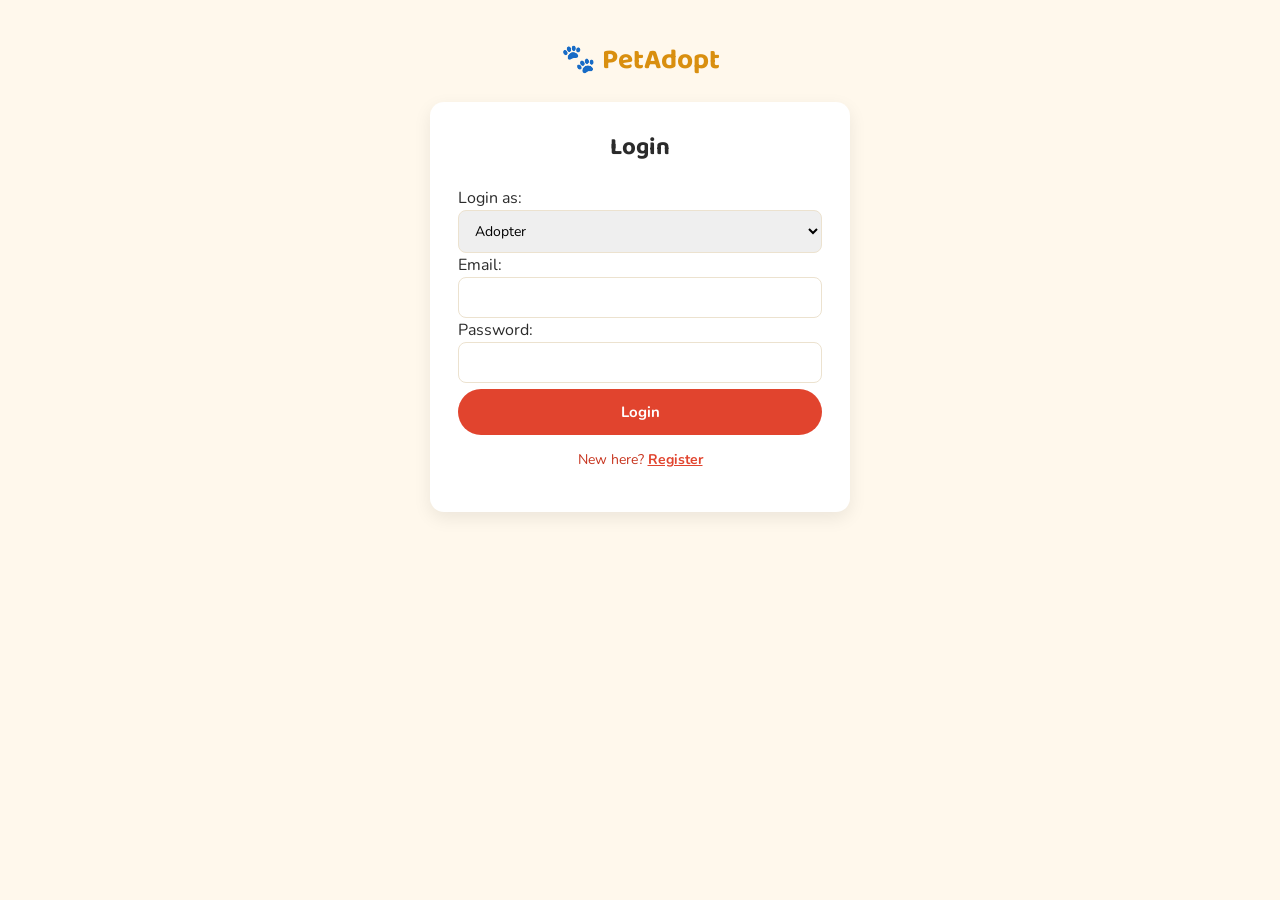
<file: app/frontend/add-pet.html>
<!DOCTYPE html>
<html lang="en">
<head>
    <meta charset="UTF-8">
    <title>Add New Pet - Pet Adoption Portal</title>
    <link href="https://fonts.googleapis.com/css2?family=Baloo+2:wght@500;700&family=Nunito:wght@400;600;700&display=swap" rel="stylesheet">
    <link rel="stylesheet" href="css/style.css">
</head>
<body>
    <div class="navbar">
        <a href="index.html" class="brand">🐾 PetAdopt</a>
        <div id="navLinks"></div>
    </div>

    <div class="hero">
        <h1 class="page-title">Add a New Pet</h1>
    </div>

    <div class="form-container">
        <form id="addPetForm">
            <div class="form-group">
                <label>Name</label>
                <input type="text" id="petName" required>
            </div>

            <div class="form-group">
                <label>Species</label>
                <select id="petSpecies">
                    <option value="Dog">Dog</option>
                    <option value="Cat">Cat</option>
                    <option value="Rabbit">Rabbit</option>
                    <option value="Bird">Bird</option>
                </select>
            </div>

            <div class="form-group">
                <label>Breed</label>
                <input type="text" id="petBreed">
            </div>

            <div class="form-group">
                <label>Age</label>
                <input type="number" id="petAge">
            </div>

            <div class="form-group">
                <label>Description</label>
                <input type="text" id="petDescription">
            </div>

            <button type="submit" class="btn">Add Pet</button>
        </form>
        <p id="addPetMessage"></p>
    </div>

    <script src="js/api.js"></script>
    <script src="js/add-pet.js"></script>
</body>
</html>
</file>
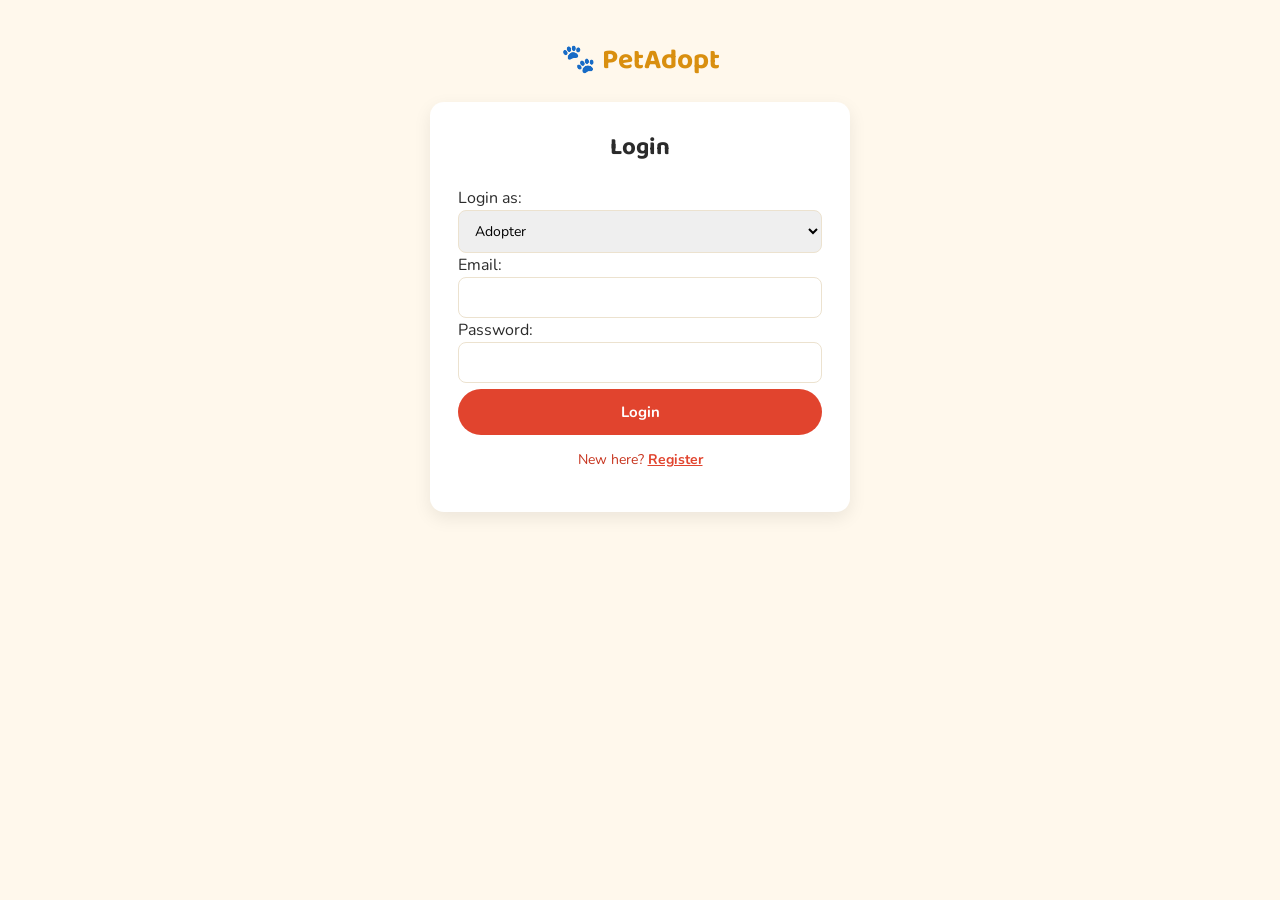
<file: app/frontend/admin.html>
<!DOCTYPE html>
<html lang="en">
<head>
    <meta charset="UTF-8">
    <title>Admin Dashboard - Pet Adoption Portal</title>
    <link href="https://fonts.googleapis.com/css2?family=Baloo+2:wght@500;700&family=Nunito:wght@400;600;700&display=swap" rel="stylesheet">
    <link rel="stylesheet" href="css/style.css">
</head>
<body>
    <div class="navbar">
        <a href="index.html" class="brand">🐾 PetAdopt</a>
        <div id="navLinks"></div>
    </div>

    <div class="hero">
        <h1 class="page-title">Adoption Requests</h1>
    </div>

    <div id="requestsList" class="list-card"></div>

    <script src="js/api.js"></script>
    <script src="js/admin.js"></script>
</body>
</html>
</file>
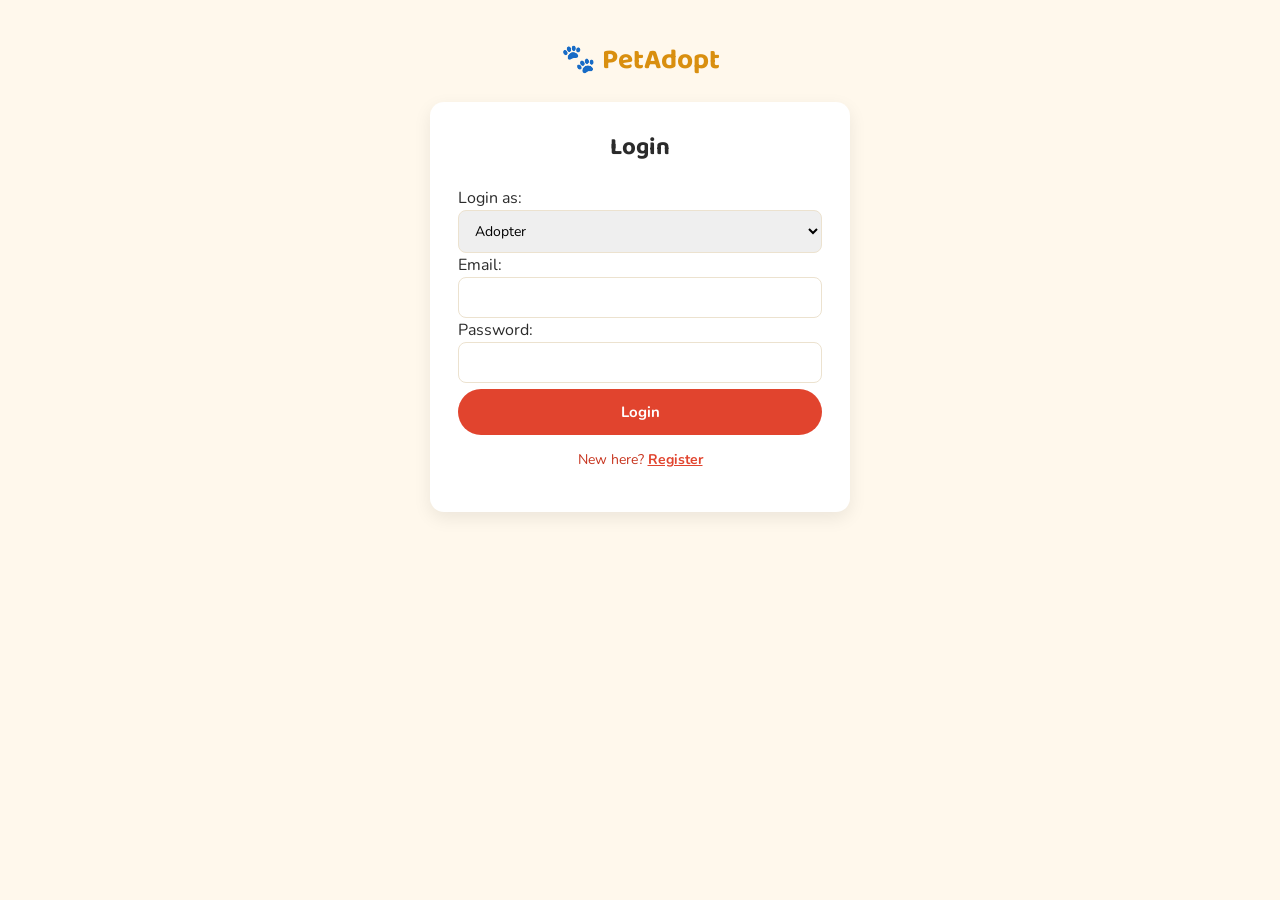
<file: app/frontend/login.html>
<!DOCTYPE html>
<html lang="en">
<head>
    <meta charset="UTF-8">
    <title>Login - Pet Adoption Portal</title>
    <link href="https://fonts.googleapis.com/css2?family=Baloo+2:wght@500;700&family=Nunito:wght@400;600;700&display=swap" rel="stylesheet">
    <link rel="stylesheet" href="css/style.css">
</head>
<body>
    <div class="auth-brand">🐾 PetAdopt</div>
    <div class="form-container">
        <h2>Login</h2>
        <form id="loginForm">
            <label>Login as:</label>
            <select id="role">
                <option value="user">Adopter</option>
                <option value="shelter">Shelter/Admin</option>
            </select>

            <label>Email:</label>
            <input type="email" id="email" required>

            <label>Password:</label>
            <input type="password" id="password" required>

            <button type="submit" class="btn">Login</button>
        </form>
        <p id="message"></p>
        <p>New here? <a href="register.html">Register</a></p>
    </div>

    <script src="js/api.js"></script>
    <script src="js/auth.js"></script>
</body>
</html>
</file>
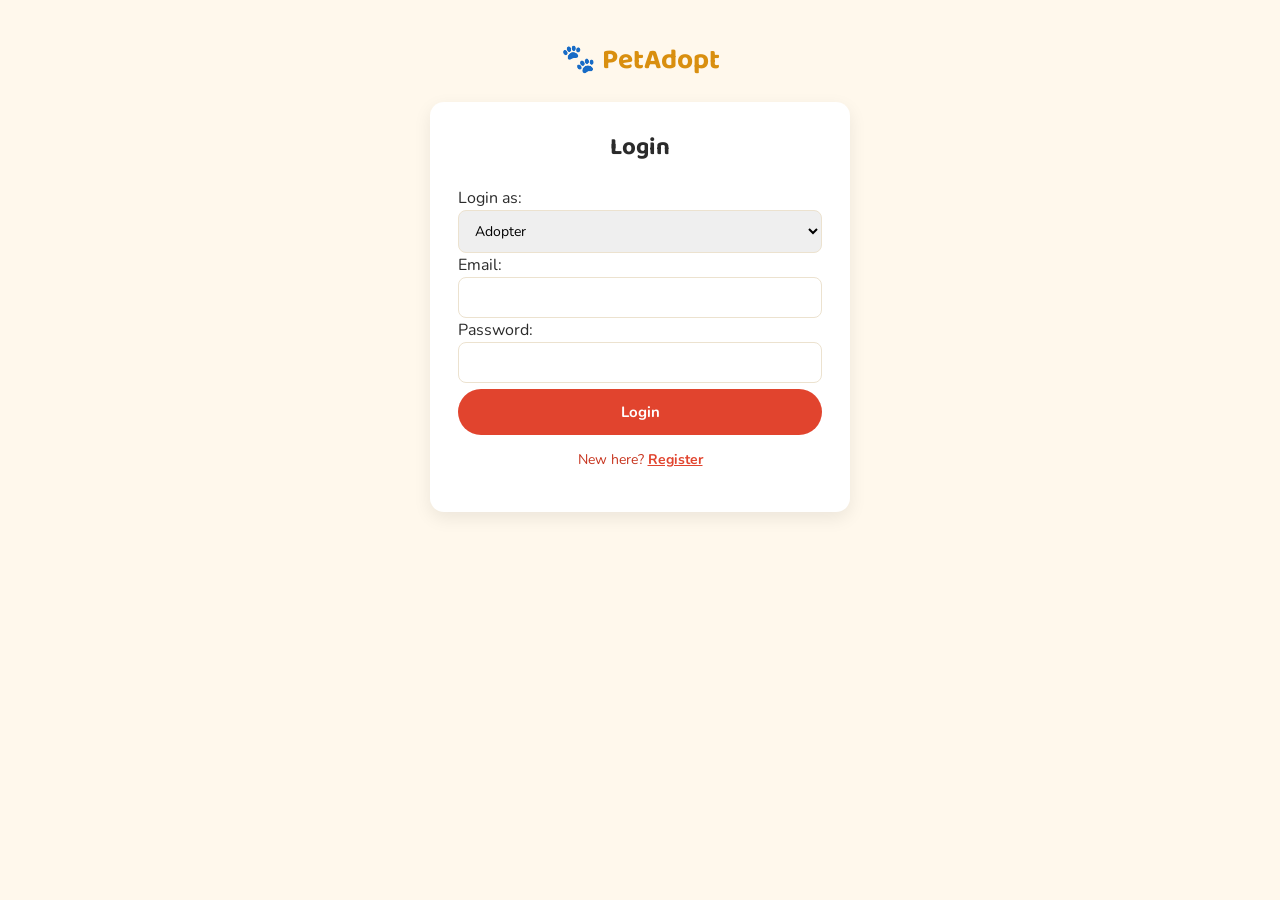
<file: app/frontend/my-pets.html>
<!DOCTYPE html>
<html lang="en">
<head>
    <meta charset="UTF-8">
    <title>My Pets - Pet Adoption Portal</title>
    <link href="https://fonts.googleapis.com/css2?family=Baloo+2:wght@500;700&family=Nunito:wght@400;600;700&display=swap" rel="stylesheet">
    <link rel="stylesheet" href="css/style.css">
</head>
<body>
    <div class="navbar">
        <a href="index.html" class="brand">🐾 PetAdopt</a>
        <div id="navLinks"></div>
    </div>

    <div class="hero">
        <h1 class="page-title">My Pets</h1>
    </div>

    <div id="myPetsList" class="list-card"></div>

    <script src="js/api.js"></script>
    <script src="js/my-pets.js"></script>
</body>
</html>
</file>
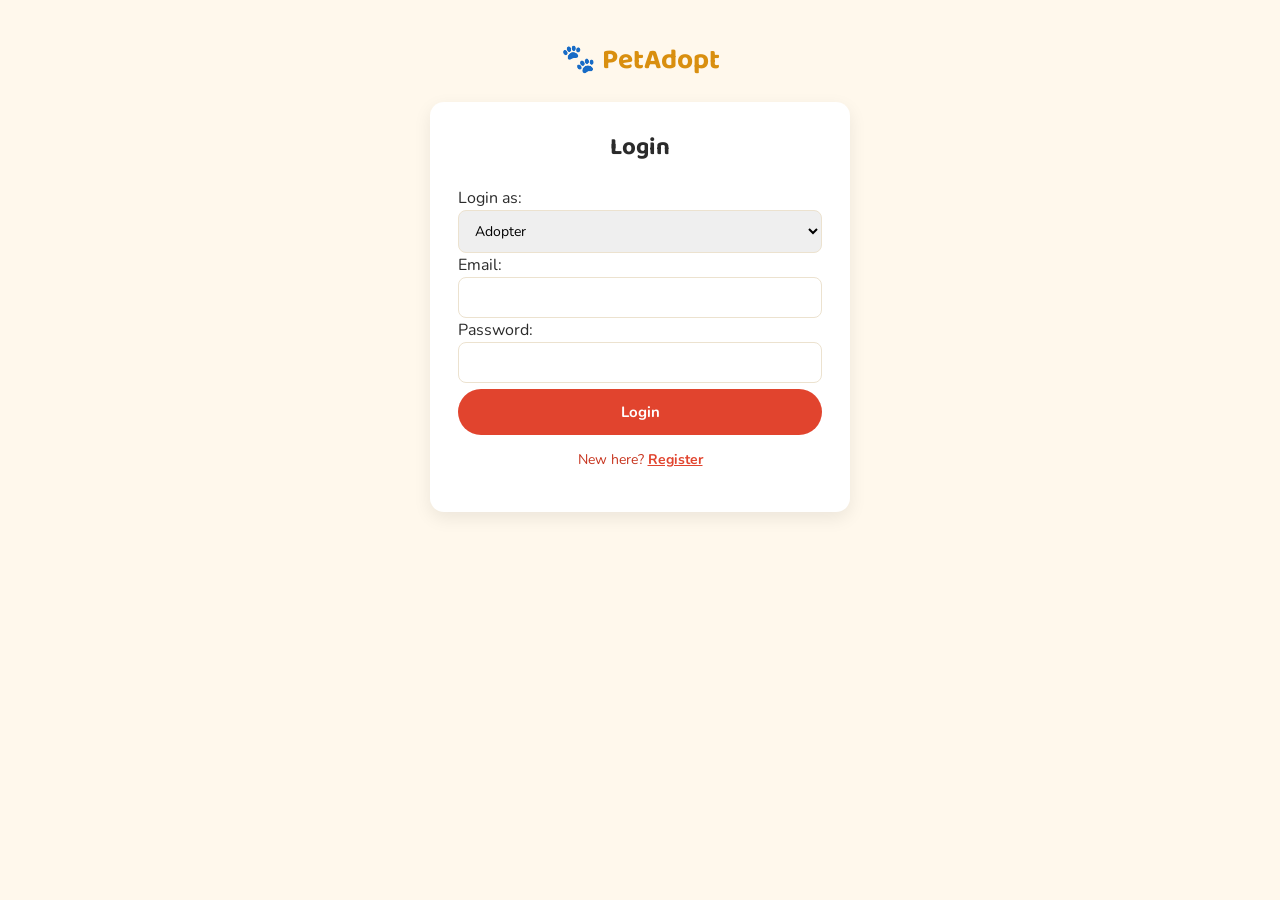
<file: app/frontend/my-requests.html>
<!DOCTYPE html>
<html lang="en">
<head>
    <meta charset="UTF-8">
    <title>My Requests - Pet Adoption Portal</title>
    <link href="https://fonts.googleapis.com/css2?family=Baloo+2:wght@500;700&family=Nunito:wght@400;600;700&display=swap" rel="stylesheet">
    <link rel="stylesheet" href="css/style.css">
</head>
<body>
    <div class="navbar">
        <a href="index.html" class="brand">🐾 PetAdopt</a>
        <div id="navLinks"></div>
    </div>

    <div class="hero">
        <h1 class="page-title">My Adoption Requests</h1>
    </div>

    <div id="requestsList" class="list-card"></div>

    <script src="js/api.js"></script>
    <script src="js/requests.js"></script>
</body>
</html>
</file>
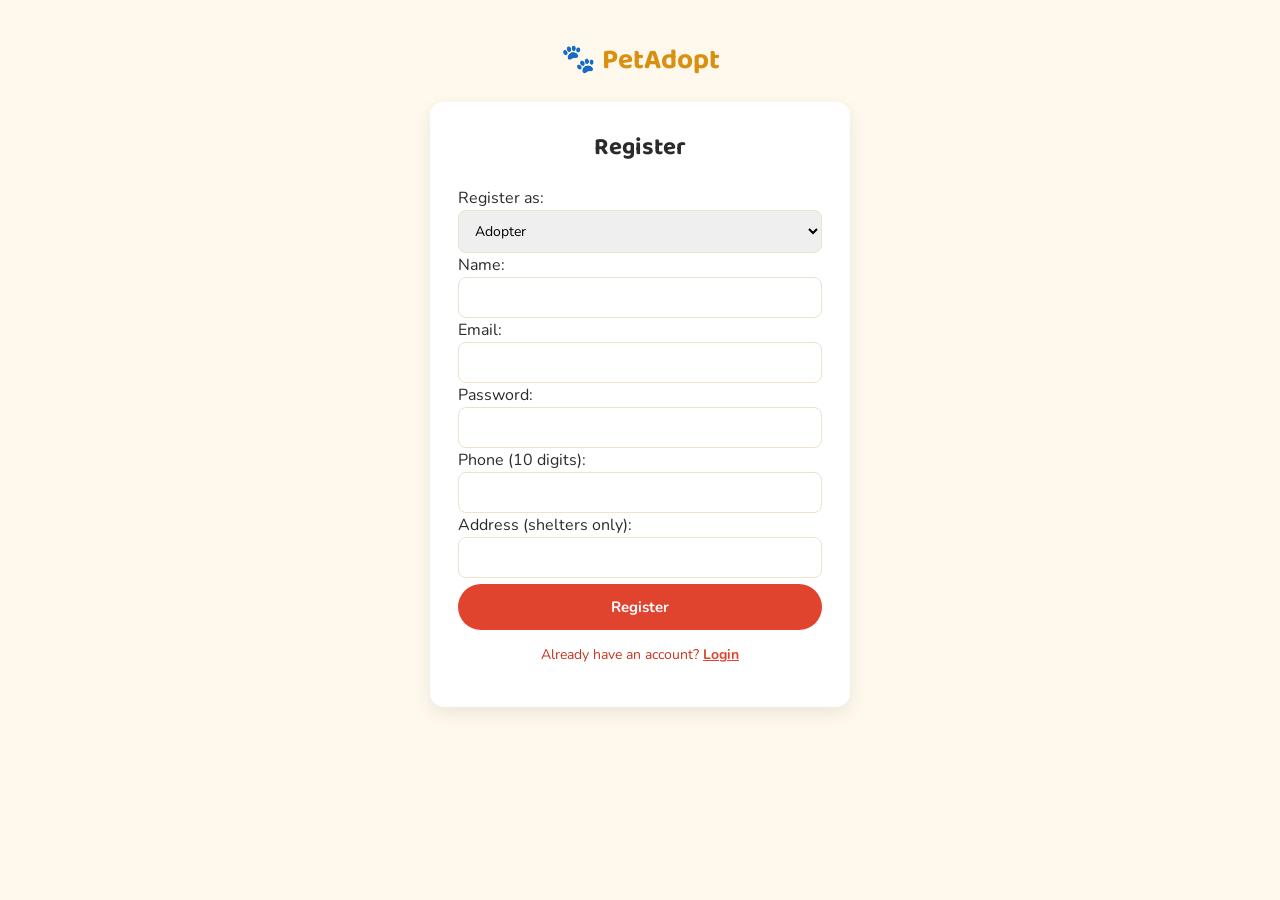
<file: app/frontend/register.html>
<!DOCTYPE html>
<html lang="en">
<head>
    <meta charset="UTF-8">
    <title>Register - Pet Adoption Portal</title>
    <link href="https://fonts.googleapis.com/css2?family=Baloo+2:wght@500;700&family=Nunito:wght@400;600;700&display=swap" rel="stylesheet">
    <link rel="stylesheet" href="css/style.css">
</head>
<body>
    <div class="auth-brand">🐾 PetAdopt</div>
    <div class="form-container">
        <h2>Register</h2>
        <form id="registerForm">
            <label>Register as:</label>
            <select id="role">
                <option value="user">Adopter</option>
                <option value="shelter">Shelter/Admin</option>
            </select>

            <label>Name:</label>
            <input type="text" id="name" required>

            <label>Email:</label>
            <input type="email" id="email" required>

            <label>Password:</label>
            <input type="password" id="password" required>

            <label>Phone (10 digits):</label>
            <input type="text" id="phone" maxlength="10" pattern="[0-9]{10}" title="Enter exactly 10 digits">

            <label>Address (shelters only):</label>
            <input type="text" id="address">

            <button type="submit" class="btn">Register</button>
        </form>
        <p id="message"></p>
        <p>Already have an account? <a href="login.html">Login</a></p>
    </div>

    <script src="js/api.js"></script>
    <script src="js/auth.js"></script>
</body>
</html>
</file>
<file: app/frontend/css/style.css>
/* style.css - shared styling for all pages */

:root {
    --mustard: #f5a623;
    --mustard-dark: #d98f0f;
    --red: #e1442e;
    --red-dark: #c7351f;
    --cream: #fff8ec;
    --yellow-band: #fdf1c8;
    --card-bg: #ffffff;
    --text: #2b2b2b;
    --text-light: #6b6b6b;
    --border: #ece2cf;
    --success: #4caf50;
    --danger: #e1442e;
    --radius: 14px;
    --font-display: "Baloo 2", "Segoe UI", sans-serif;
    --font-body: "Nunito", -apple-system, BlinkMacSystemFont, "Segoe UI", Arial, sans-serif;
}

* {
    box-sizing: border-box;
}

body {
    font-family: var(--font-body);
    background-color: var(--cream);
    color: var(--text);
    margin: 0;
    line-height: 1.5;
}

h1, h2, h3 {
    font-family: var(--font-display);
    color: var(--text);
}

/* ---------- Navbar ---------- */
.navbar {
    background-color: var(--mustard);
    padding: 16px 30px;
    display: flex;
    justify-content: space-between;
    align-items: center;
    box-shadow: 0 2px 6px rgba(0,0,0,0.12);
}

.navbar .brand {
    font-family: var(--font-display);
    font-size: 22px;
    font-weight: 700;
    color: white;
    text-decoration: none;
}

.navbar a {
    color: white;
    margin-left: 20px;
    text-decoration: none;
    font-weight: 700;
    transition: opacity 0.2s;
}

.navbar a:hover {
    opacity: 0.75;
}

/* ---------- Auth pages brand ---------- */
.auth-brand {
    font-family: var(--font-display);
    font-size: 28px;
    font-weight: 700;
    text-align: center;
    color: var(--mustard-dark);
    padding-top: 40px;
}

/* ---------- Page heading & toolbar (hero band) ---------- */
.hero {
    background-color: var(--yellow-band);
    padding: 30px 20px 25px;
    text-align: center;
    margin-bottom: 30px;
}

.page-title {
    font-size: 32px;
    font-weight: 700;
    margin: 0 0 14px;
}

.toolbar select {
    padding: 9px 16px;
    border-radius: 999px;
    border: 1px solid var(--border);
    font-size: 14px;
    background: white;
    font-family: var(--font-body);
}

/* ---------- Forms ---------- */
.form-container {
    max-width: 420px;
    margin: 20px auto 40px;
    background: var(--card-bg);
    padding: 28px;
    border-radius: var(--radius);
    box-shadow: 0 6px 18px rgba(0,0,0,0.08);
}

.form-container h2 {
    margin-top: 0;
    text-align: center;
}

.form-group {
    margin-bottom: 16px;
}

.form-group label {
    display: block;
    margin-bottom: 6px;
    font-weight: 700;
    font-size: 14px;
    color: var(--text-light);
}

.form-container input,
.form-container select,
.form-container textarea {
    width: 100%;
    padding: 10px 12px;
    border: 1px solid var(--border);
    border-radius: 8px;
    font-size: 14px;
    font-family: var(--font-body);
}

.form-container input:focus,
.form-container select:focus {
    outline: none;
    border-color: var(--mustard);
}

.form-container p {
    text-align: center;
    font-size: 14px;
    color: var(--red-dark);
}

.form-container a {
    color: var(--red);
    font-weight: 700;
}

.btn {
    display: inline-block;
    width: 100%;
    padding: 13px;
    background-color: var(--red);
    color: white;
    border: none;
    border-radius: 999px;
    cursor: pointer;
    font-size: 15px;
    font-weight: 700;
    font-family: var(--font-body);
    transition: background-color 0.2s;
    margin-top: 6px;
}

.btn:hover {
    background-color: var(--red-dark);
}

.btn-approve, .btn-reject {
    border: none;
    padding: 8px 18px;
    border-radius: 999px;
    cursor: pointer;
    color: white;
    font-weight: 700;
    margin-right: 8px;
    margin-top: 8px;
}

.btn-approve { background-color: var(--success); }
.btn-reject { background-color: var(--danger); }

/* ---------- Pet cards grid ---------- */
.pet-grid {
    display: flex;
    flex-wrap: wrap;
    justify-content: center;
    gap: 22px;
    padding: 0 20px 50px;
}

.pet-card {
    width: 230px;
    background: var(--card-bg);
    border-radius: var(--radius);
    box-shadow: 0 6px 16px rgba(0,0,0,0.08);
    overflow: hidden;
    text-align: center;
    transition: transform 0.15s;
}

.pet-card:hover {
    transform: translateY(-5px);
}

.pet-card img {
    width: 100%;
    height: 170px;
    object-fit: cover;
}

.pet-card h3 {
    margin: 12px 0 4px;
    font-size: 19px;
}

.pet-card p {
    margin: 0 0 12px;
    color: var(--text-light);
    font-size: 14px;
}

.pet-card .view-link {
    display: inline-block;
    margin-bottom: 16px;
    color: white;
    background-color: var(--red);
    padding: 9px 18px;
    border-radius: 999px;
    text-decoration: none;
    font-size: 13px;
    font-weight: 700;
}

.pet-card .view-link:hover {
    background-color: var(--red-dark);
}

.status-Available { color: var(--success); font-weight: 700; }
.status-Pending { color: var(--mustard-dark); font-weight: 700; }
.status-Adopted { color: var(--text-light); font-weight: 700; }

/* ---------- Detail card (pet-details page) ---------- */
.detail-card {
    max-width: 420px;
    margin: 20px auto 40px;
    background: var(--card-bg);
    padding: 24px;
    border-radius: var(--radius);
    box-shadow: 0 6px 18px rgba(0,0,0,0.08);
    text-align: center;
}

.detail-card img {
    width: 100%;
    border-radius: 10px;
    margin-bottom: 14px;
}

/* ---------- List cards (admin requests, my-requests) ---------- */
.list-card {
    max-width: 600px;
    margin: 0 auto 40px;
    background: var(--card-bg);
    border-radius: var(--radius);
    box-shadow: 0 6px 16px rgba(0,0,0,0.06);
    padding: 6px 22px;
}

.request-item {
    padding: 16px 0;
    border-bottom: 1px solid var(--border);
}

.request-item:last-child {
    border-bottom: none;
}

.request-item p {
    margin: 4px 0;
    text-align: left;
    color: var(--text);
}

.empty-state {
    text-align: center;
    color: var(--text-light);
    padding: 20px;
}
</file>
